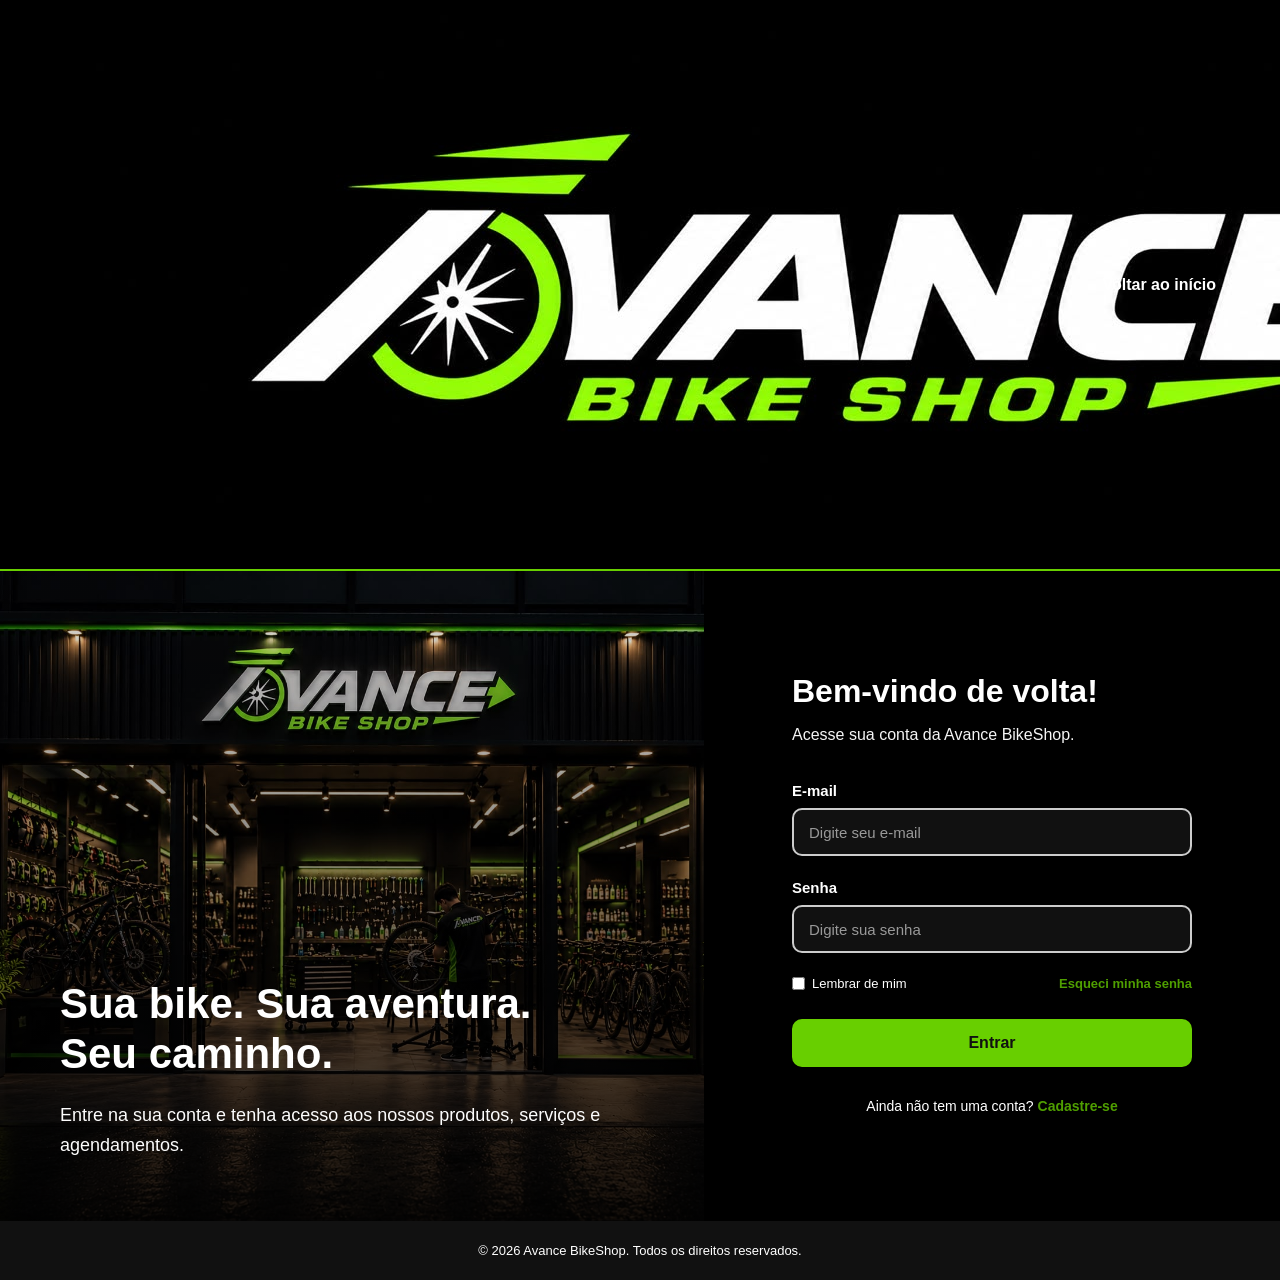
<file: tccOutubro/pages/login/index.html>
<!DOCTYPE html>
<html lang="pt-BR">

<head>
  <meta charset="UTF-8">
  <meta name="viewport" content="width=device-width, initial-scale=1.0">

  <link rel="stylesheet" href="style.css">

  <title>Entrar | Avance BikeShop</title>
</head>

<body class="pagina-login">

  <header class="login-topo">
    <a href="index.html" class="login-logo">
      <img src="../../WhatsApp Image 2026-10-22 at 22.29.35.jpeg" alt="">
    </a>

    <a href="index.html" class="login-voltar">
      Voltar ao início
    </a>
  </header>

  <main class="login-main">

    <!-- Lado esquerdo -->
    <div class="login-banner">

      <div class="login-banner-conteudo">
        <h1>Sua bike. Sua aventura. Seu caminho.</h1>

        <p>
          Entre na sua conta e tenha acesso aos nossos
          produtos, serviços e agendamentos.
        </p>
      </div>

    </div>

    <!-- Lado direito -->
    <section class="login-section">

      <div class="login-box">

        <h2>Bem-vindo de volta!</h2>

        <p class="login-subtitulo">
          Acesse sua conta da Avance BikeShop.
        </p>

        <form action="#" method="post">

          <div class="login-campo">
            <label for="email">E-mail</label>

            <input
              type="email"
              id="email"
              name="email"
              placeholder="Digite seu e-mail"
              autocomplete="email"
              required
            >
          </div>

          <div class="login-campo">
            <label for="senha">Senha</label>

            <input
              type="password"
              id="senha"
              name="senha"
              placeholder="Digite sua senha"
              autocomplete="current-password"
              required
            >
          </div>

          <div class="login-extra">

            <label class="login-lembrar">
              <input type="checkbox" name="lembrar">
              Lembrar de mim
            </label>

            <a href="em-construcao.html">
              Esqueci minha senha
            </a>

          </div>

          <button type="submit" class="login-submit">
            Entrar
          </button>

        </form>

        <p class="login-cadastro">
          Ainda não tem uma conta?
          <a href="em-construcao.html">
            Cadastre-se
          </a>
        </p>

      </div>

    </section>

  </main>

  <footer class="login-footer">
    <p>
      © 2026 Avance BikeShop. Todos os direitos reservados.
    </p>
  </footer>

</body>
</html>
</file>
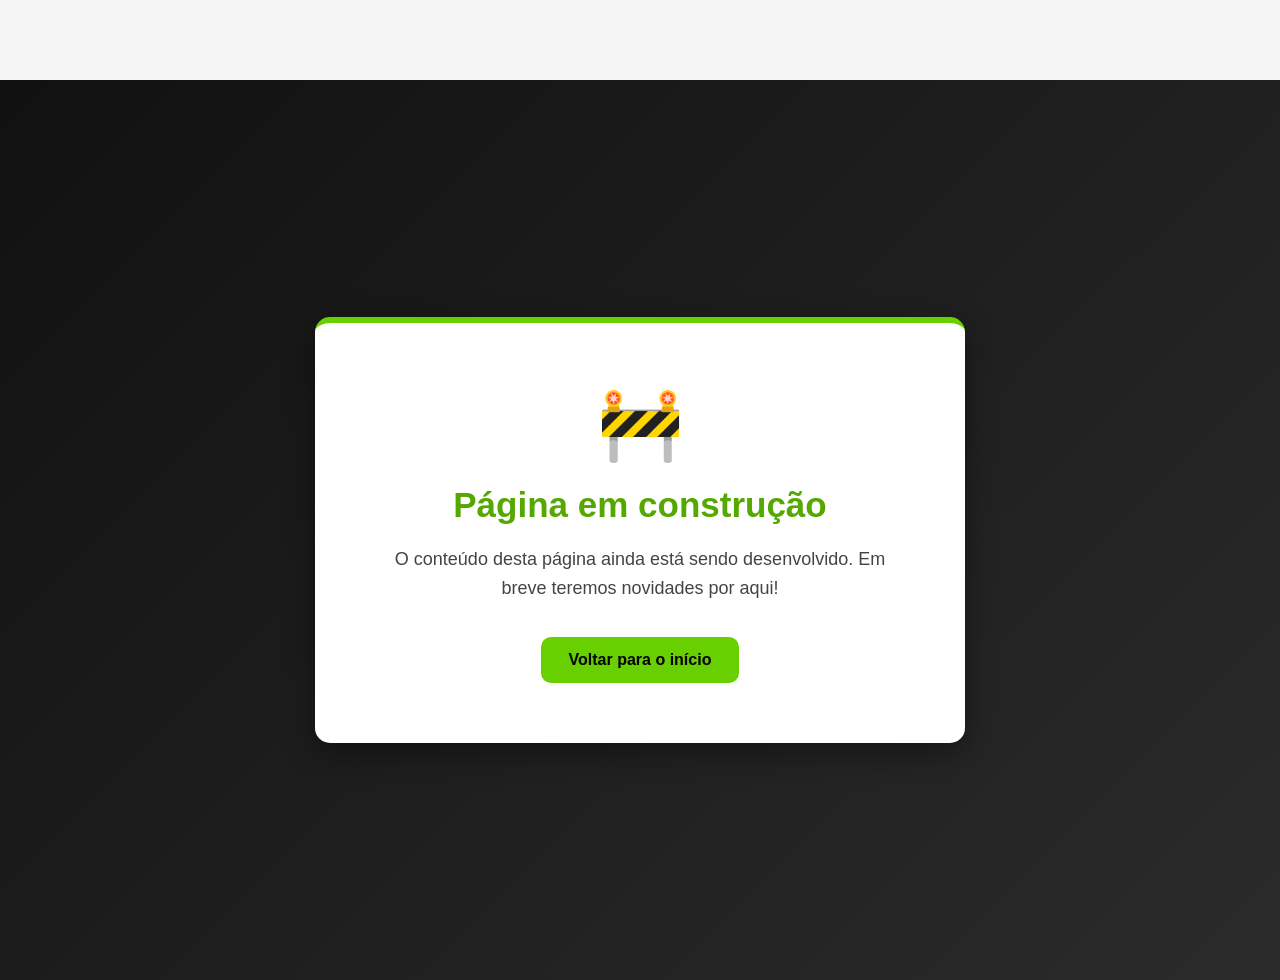
<file: tccOutubro/em-construcao.html>
<!doctype html>
<html lang="pt-BR">

<head>
    <meta charset="UTF-8" />
    <meta name="viewport" content="width=device-width, initial-scale=1.0" />
    <link rel="stylesheet" href="src/style.css" />
    <title>Página em Construção | Avance</title>
</head>

<body>
    <main class="construcao">

        <div class="construcao-box">

            <h1>🚧</h1>

            <h2>Página em construção</h2>

            <p>
                O conteúdo desta página ainda está sendo desenvolvido.
                Em breve teremos novidades por aqui!
            </p>

            <a href="index.html" class="button">
                Voltar para o início
            </a>

        </div>

    </main>

</body>

</html>
</file>
<file: tccOutubro/pages/login/style.css>
/* =========================
PÁGINA DE LOGIN
========================= */

* {
box-sizing: border-box;
margin: 0;
padding: 0;
}

body {
min-height: 100vh;
background-color: #f5f5f5;
font-family: Arial, Helvetica, sans-serif;
color: #111;
}


.pagina-login {
  min-height: 100vh;
  display: flex;
  flex-direction: column;
  background-color: #3f3f3f;
}

/* CABEÇALHO */

.login-topo {
  width: 100%;
  min-height: 75px;
  padding: 15px 5%;

  display: flex;
  align-items: center;
  justify-content: space-between;
  gap: 15px;

  background-color: #000000;
  border-bottom: 2px solid #68cf00;
}

.login-logo {
  display: block;
  width: 180px;
  height: auto;
  object-fit: contain;
  object-position: left center;
}

.login-voltar {
  color: #fff;
  font-weight: bold;
  text-decoration: none;
  transition: 0.3s ease;
}

.login-voltar:hover {
  color: #68cf00;
}

/* CONTEÚDO PRINCIPAL */

.login-main {
  flex: 1;
  display: flex;
  min-height: 650px;
  margin-top: 0;
}

/* IMAGEM À ESQUERDA */

.login-banner {
  flex: 1;
  min-width: 0;

  display: flex;
  align-items: flex-end;

  padding: 60px;

  background:
    linear-gradient(
      to top,
      rgba(0, 0, 0, 0.9),
      rgba(0, 0, 0, 0.1)
    ),
    url("../../assets/fundoLogin.jpeg");

  background-size: cover;
  background-position: center;
}

.login-banner-conteudo {
  max-width: 550px;
  color: #fff;
}

.login-banner-conteudo h1 {
  margin-bottom: 20px;
  font-size: 42px;
  font-weight: 900;
  line-height: 1.2;
}

.login-banner-conteudo p {
  font-size: 18px;
  line-height: 1.7;
  color: #fdfdfd;
}

/* SECTION À DIREITA */

.login-section {
  width: 45%;
  min-width: 430px;

  display: flex;
  align-items: center;
  justify-content: center;

  padding: 50px 45px;

  background-color: #000000;
}

.login-box {
  width: 100%;
  max-width: 400px;
}

.login-box h2 {
  margin-bottom: 12px;

  font-size: 32px;
  font-weight: 900;
  color: #ffffff;
}

.login-subtitulo {
  margin-bottom: 35px;

  color: #f5f5f5;
  font-size: 16px;
  line-height: 1.6;
}

/* INPUTS */

.login-campo {
  display: flex;
  flex-direction: column;
  gap: 9px;

  margin-bottom: 23px;
}

.login-campo label {
  color: #ffffff;
  font-size: 15px;
  font-weight: 700;
}

.login-campo input {
  width: 100%;
  height: 48px;

  padding: 0 15px;

  border: 2px solid #ccc;
  border-radius: 10px;

  background-color: #111;

  color: #f8f7f7;
  font-family: Arial, Helvetica, sans-serif;
  font-size: 15px;

  outline: none;
  transition: 0.3s ease;
}

.login-campo input:focus {
  border: 2px solid #68cf00;
  box-shadow:
    0 0 0 3px rgba(104, 207, 0, 0.15);

  background-color: #111;
}

.login-campo input::placeholder {
  color: #999;
}

/* OPÇÕES */

.login-extra {
  display: flex;
  align-items: center;
  justify-content: space-between;
  flex-wrap: wrap;
  gap: 12px;

  margin-bottom: 28px;

  font-size: 13px;
}

.login-lembrar {
  display: flex;
  align-items: center;
  gap: 7px;

  color: #ffffff;
  cursor: pointer;
}

.login-lembrar input {
  accent-color: #68cf00;
  cursor: pointer;
}

.login-extra a,
.login-cadastro a {
  color: #4f9f00;
  font-weight: 700;
  text-decoration: none;
}

.login-extra a:hover,
.login-cadastro a:hover {
  color: #68cf00;
  text-decoration: underline;
}

/* BOTÃO ENTRAR */

.login-submit {
  width: 100%;
  min-height: 48px;

  border: 2px solid #68cf00;
  border-radius: 10px;

  background-color: #68cf00;
  color: #111;

  font-family: Arial, Helvetica, sans-serif;
  font-size: 16px;
  font-weight: 900;

  cursor: pointer;
  transition: 0.3s ease;
}

.login-submit:hover {
  background-color: #111;
  border: 2px solid #68cf00;
  color: #68cf00;
}

/* CADASTRO */

.login-cadastro {
  margin-top: 28px;

  color: #ffffff;
  font-size: 14px;
  line-height: 1.7;
  text-align: center;
}

/* RODAPÉ */

.login-footer {
  padding: 22px 15px;

  background-color: #111;
  color: #fff;
  text-align: center;
}

.login-footer p {
  margin: 0;
  color: #fff;
  font-size: 13px;
}

/* =========================
TABLET
========================= */

@media (max-width: 900px) {

  .login-main {
    min-height: 600px;
  }

  .login-banner {
    padding: 35px;
  }

  .login-banner-conteudo h1 {
    font-size: 32px;
  }

  .login-banner-conteudo p {
    font-size: 16px;
  }

  .login-section {
    width: 50%;
    min-width: 360px;
    padding: 35px 25px;
  }

  .login-box h2 {
    font-size: 28px;
  }

}

/* =========================
CELULAR
========================= */

@media (max-width: 600px) {

  .login-topo {
    min-height: 70px;
    padding: 15px 5%;
  }

  .login-logo {
    font-size: 20px;
  }

  .login-voltar {
    font-size: 13px;
  }

  .login-main {
    min-height: auto;
  }

  .login-banner {
    display: none;
  }

  .login-section {
    width: 100%;
    min-width: 0;
    padding: 55px 24px;
  }

  .login-box {
    max-width: 420px;
  }

  .login-box h2 {
    font-size: 27px;
  }

  .login-subtitulo {
    font-size: 15px;
    margin-bottom: 28px;
  }

  .login-extra {
    font-size: 12px;
  }

  .login-footer {
    padding: 20px 12px;
  }

}
</file>
<file: tccOutubro/src/style.css>
* {
box-sizing: border-box;
margin: 0;
padding: 0;
}

body {
min-height: 100vh;
background-color: #f5f5f5;
font-family: Arial, Helvetica, sans-serif;
color: #111;
}


#menu {
  width: 100%;
  min-height: 100px;
  padding: 12px 4%;

  display: flex;
  align-items: center;
  justify-content: space-between;
  gap: 24px;

  list-style: none;

  background: rgba(0, 0, 0, 0.96);

  position: relative;
  z-index: 1000;

  box-shadow: 0 3px 12px rgba(0, 0, 0, 0.3);
}

#menu .links {
  flex-shrink: 0;
}

#menu .logo-item {
  margin-right: auto;
}

#menu .logo-item img {
  display: block;

  width: clamp(180px, 25vw, 350px);
  max-height: 85px;

  object-fit: contain;
}

.fontelink {
  display: flex;
  align-items: center;

  color: #68cf00;
  text-decoration: none;
  font-weight: 600;

  transition: color 0.3s ease;
}

.fontelink h2 {
  font-size: clamp(14px, 1.1vw, 18px);
  white-space: nowrap;
}

.fontelink:hover {
  color: #a4ff52;
}

.acoes-menu > div {
  display: flex;
  align-items: center;
  gap: 8px;
}

.buttonsLogin {
  display: inline-flex;
  align-items: center;
  justify-content: center;

  min-width: 95px;
  min-height: 38px;
  padding: 9px 13px;

  border: 2px solid #68cf00;
  border-radius: 9px;

  background: #68cf00;
  color: #111;

  font-size: 13px;
  font-weight: 900;
  text-decoration: none;
  white-space: nowrap;

  transition: 0.3s ease;
}

.buttonsLogin:hover {
  background: transparent;
  color: #68cf00;
}

/* TABLET E TELAS MENORES */

@media (max-width: 1100px) {
  #menu {
    flex-wrap: wrap;
    justify-content: center;
    gap: 18px 24px;
  }

  #menu .logo-item {
    margin-right: auto;
  }

  #menu .logo-item img {
    width: 230px;
  }

  .acoes-menu {
    margin-left: auto;
  }
}

/* CELULAR */

@media (max-width: 600px) {
  #menu {
    position: relative;
    flex-direction: row;
    justify-content: center;
    gap: 16px;
    padding: 18px 12px;
  }

  #menu .logo-item {
    width: 100%;
    margin: 0 0 5px;
  }

  #menu .logo-item a {
    justify-content: center;
  }

  #menu .logo-item img {
    width: min(75vw, 260px);
    max-height: 70px;
  }

  #menu .links {
    flex-shrink: 1;
  }

  .fontelink h2 {
    font-size: 14px;
  }

  .acoes-menu {
    width: 100%;
    margin: 0;
  }

  .acoes-menu > div {
    justify-content: center;
    flex-wrap: wrap;
  }

  .buttonsLogin {
    min-width: 110px;
  }
}

/* ESPAÇAMENTO DO CONTEÚDO */

main {
  margin-top: 0;
}

/* =========================
INTRODUÇÃO
========================= */

.introducao {
padding: 70px 20px 40px;

text-align: center;

max-width: 1000px;

margin: auto;
}

.introducao h2 {
font-size: 32px;

margin-bottom: 20px;

color: #222;
}

.introducao p {
margin: 0;

font-size: 18px;
line-height: 1.7;

color: #444;
}

/* =========================
CATEGORIAS
========================= */

.categorias {
padding: 60px 5%;

background-color: #e9e9e9;

text-align: center;
}

.categorias h2 {
font-size: 32px;

margin-bottom: 40px;
}

.cards {
display: grid;

grid-template-columns: repeat(4, 1fr);

gap: 25px;

max-width: 1200px;

margin: auto;
}

.card {
background-color: #fff;

padding: 30px 20px;

border-radius: 12px;

border-top: 5px solid #68cf00;

box-shadow:
0 4px 12px rgba(0, 0, 0, 0.15);

transition: 0.3s ease;
}

.card:hover {
transform: translateY(-8px);

box-shadow:
0 8px 20px rgba(0, 0, 0, 0.2);

border-top-color: chartreuse;
}

.card h3 {
font-size: 21px;

margin-bottom: 20px;
}

.card p {
margin: 0 0 20px;

color: #444;

line-height: 1.5;

font-size: 16px;
}

.card a {
color: #4f9f00;

text-decoration: none;

font-weight: bold;

transition: 0.2s ease;
}

.card a:hover {
color: #68cf00;

text-decoration: underline;
}

/* =========================
DESTAQUE
========================= */

.destaque {
min-height: 350px;

display: flex;

align-items: center;
justify-content: center;

padding: 60px 20px;

background:
linear-gradient(
rgba(0, 0, 0, 0.82),
rgba(0, 0, 0, 0.82)
),
url("../assets/background.jpg");

background-size: cover;

background-position: center;

text-align: center;

color: white;
}

.destaque div {
max-width: 800px;
}

.destaque h2 {
font-size: 34px;

margin-bottom: 20px;
}

.destaque p {
color: white;

margin: 0 0 30px;

line-height: 1.6;

font-size: 18px;
}

/* =========================
SOBRE / BENEFÍCIOS
========================= */

.sobre-home {
padding: 70px 5%;

text-align: center;

background-color: #fff;
}

.sobre-home h2 {
font-size: 32px;

margin-bottom: 40px;
}

.beneficios {
display: grid;

grid-template-columns: repeat(3, 1fr);

gap: 30px;

max-width: 1000px;

margin: auto;
}

.beneficios div {
padding: 25px;

border-radius: 10px;

background-color: #f1f1f1;

border-bottom: 3px solid transparent;

transition: 0.3s ease;
}

.beneficios div:hover {
transform: translateY(-5px);

border-bottom-color: #68cf00;

box-shadow:
0 5px 15px rgba(0, 0, 0, 0.1);
}

.beneficios h3 {
color: #55a800;

margin-bottom: 15px;

font-size: 21px;
}

.beneficios p {
margin: 0;

color: #444;

line-height: 1.5;
}

/* =========================
AGENDAMENTO
========================= */

.agendamento {
padding: 70px 20px;

text-align: center;

background-color: #68cf00;

color: #000;
}

.agendamento h2 {
font-size: 34px;

margin-bottom: 15px;
}

.agendamento p {
max-width: 700px;

margin: 0 auto 30px;

font-size: 18px;

line-height: 1.6;
}

.agendamento .button {
background-color: #111;

color: #68cf00;

border: 2px solid #111;
}

.agendamento .button:hover {
background-color: white;

color: #111;

border-color: white;
}

/* =========================
RODAPÉ
========================= */

footer {
background-color: #111;

color: white;

text-align: center;

padding: 25px;
}

footer p {
margin: 0;

color: white;

font-size: 14px;
}

/* =========================
PÁGINA EM CONSTRUÇÃO
========================= */

.construcao {
min-height: 100vh;

display: flex;

align-items: center;
justify-content: center;

padding: 30px;

background:
linear-gradient(
135deg,
#111,
#2b2b2b
);
}

.construcao-box {
width: 100%;

max-width: 650px;

padding: 60px 40px;

text-align: center;

background-color: #fff;

border-radius: 15px;

border-top: 6px solid #68cf00;

box-shadow:
0 10px 30px rgba(0, 0, 0, 0.4);
}

.construcao-box h1 {
font-size: 70px;

margin-bottom: 20px;
}

.construcao-box h2 {
font-size: 35px;

color: #55a800;

margin-bottom: 20px;
}

.construcao-box p {
margin: 0 auto 35px;

max-width: 500px;

color: #444;

font-size: 18px;

line-height: 1.6;
}

.construcao-box .button {
display: inline-flex;

align-items: center;
justify-content: center;

padding: 14px 28px;

background-color: #68cf00;

color: #000;

border-radius: 10px;

text-decoration: none;

font-weight: 900;

transition: 0.3s ease;
}

.construcao-box .button:hover {
background-color: #111;

color: #68cf00;
}

/* =========================
TABLET
========================= */

@media (max-width: 900px) {

#menu {
flex-wrap: wrap;

gap: 10px;

padding: 10px;


}

.fontelink h2 {
font-size: 16px;
}

.buttonsLogin {
width: 110px;

height: 32px;

font-size: 13px;


}

main {
margin-top: 110px;
}

.hero {
height: 500px;
}

.hero-content h1 {
font-size: 36px;
}

.hero-content p {
font-size: 19px;
}

.cards {
grid-template-columns: repeat(2, 1fr);
}

.beneficios {
grid-template-columns: 1fr;
}
}

/* =========================
CELULAR
========================= */

@media (max-width: 600px) {

#menu {
position: relative;

flex-direction: column;

gap: 8px;

padding: 15px;


}

main {
margin-top: 0;
}

.hero {
height: 450px;
}

.hero-content {
width: 92%;
}

.hero-content h1 {
font-size: 30px;

margin-bottom: 15px;


}

.hero-content p {
font-size: 17px;

margin-bottom: 25px;


}

.button {
padding: 12px 22px;

font-size: 15px;


}

.cards {
grid-template-columns: 1fr;
}

.categorias h2,
.introducao h2,
.sobre-home h2 {
font-size: 26px;
}

.destaque h2 {
font-size: 27px;
}

.destaque p {
font-size: 16px;
}

.agendamento h2 {
font-size: 27px;
}

.agendamento p {
font-size: 16px;
}

.construcao-box {
padding: 45px 25px;
}

.construcao-box h1 {
font-size: 55px;
}

.construcao-box h2 {
font-size: 28px;
}

.construcao-box p {
font-size: 16px;
}
}

* {
box-sizing: border-box;
margin: 0;
padding: 0;
}

body {
min-height: 100vh;
background-color: #f5f5f5;
font-family: Arial, Helvetica, sans-serif;
color: #111;
}

/* =========================
MENU
========================= */

#menu {
background-color: rgba(0, 0, 0, 0.92);
display: flex;
justify-content: space-evenly;
align-items: center;
list-style: none;
position: fixed;
top: 0;
left: 0;
width: 100%;
padding: 15px 20px;
z-index: 1000;
box-shadow: 0 3px 12px rgba(0, 0, 0, 0.3);
}

.fontelink {
display: flex;
text-decoration: none;
font-family: Arial, Helvetica, sans-serif;
font-weight: 600;
color: chartreuse;
background: linear-gradient(
45deg,
chartreuse,
#68cf00,
chartreuse
);

-webkit-background-clip: text;
background-clip: text;
-webkit-text-fill-color: transparent;

transition: 0.4s ease;
}

.fontelink:hover {
transform: scale(1.05);

background: linear-gradient(
45deg,
#68cf00,
#9cff33,
#68cf00
);

-webkit-background-clip: text;
background-clip: text;
-webkit-text-fill-color: transparent;
}

.fontelink h2 {
font-size: 20px;
}

/* =========================
BOTÕES DE LOGIN
========================= */

.buttonsLogin {
display: inline-flex;
align-items: center;
justify-content: center;

width: 130px;
height: 35px;

background-color: #68cf00;
color: #000;

border-radius: 10px;
border: 2px solid #68cf00;

font-weight: 900;
cursor: pointer;
text-decoration: none;

margin: 3px;

transition: 0.3s ease;
}

.buttonsLogin:hover {
background-color: transparent;
color: #68cf00;
}

/* =========================
CONTEÚDO PRINCIPAL
========================= */

main {
margin-top: 80px;
}

/* =========================
HERO
========================= */

.hero {
position: relative;
width: 100%;
height: 600px;
overflow: hidden;
}

#anuncio {
width: 100%;
height: 100%;

object-fit: cover;
display: block;

filter: brightness(42%);
}

.hero-content {
position: absolute;

top: 50%;
left: 50%;

transform: translate(-50%, -50%);

width: 90%;
max-width: 900px;

text-align: center;
color: white;
}

.hero-content h1 {
font-size: 48px;
font-weight: 900;

margin-bottom: 20px;
}

.hero-content p {
color: white;

font-size: 21px;
line-height: 1.5;

margin: 0 0 30px;
}

/* =========================
BOTÃO PRINCIPAL
========================= */

.button {
display: inline-flex;

align-items: center;
justify-content: center;

padding: 14px 28px;

background-color: #68cf00;
color: #000;

border-radius: 10px;

text-decoration: none;

font-weight: 900;

transition: 0.3s ease;
}

.button:hover {
background-color: #fff;
color: #111;

transform: translateY(-2px);
}

/* =========================
INTRODUÇÃO
========================= */

.introducao {
padding: 70px 20px 40px;

text-align: center;

max-width: 1000px;

margin: auto;
}

.introducao h2 {
font-size: 32px;

margin-bottom: 20px;

color: #222;
}

.introducao p {
margin: 0;

font-size: 18px;
line-height: 1.7;

color: #444;
}

/* =========================
CATEGORIAS
========================= */

.categorias {
padding: 60px 5%;

background-color: #e9e9e9;

text-align: center;
}

.categorias h2 {
font-size: 32px;

margin-bottom: 40px;
}

.cards {
display: grid;

grid-template-columns: repeat(4, 1fr);

gap: 25px;

max-width: 1200px;

margin: auto;
}

.card {
background-color: #fff;

padding: 30px 20px;

border-radius: 12px;

border-top: 5px solid #68cf00;

box-shadow:
0 4px 12px rgba(0, 0, 0, 0.15);

transition: 0.3s ease;
}

.card:hover {
transform: translateY(-8px);

box-shadow:
0 8px 20px rgba(0, 0, 0, 0.2);

border-top-color: chartreuse;
}

.card h3 {
font-size: 21px;

margin-bottom: 20px;
}

.card p {
margin: 0 0 20px;

color: #444;

line-height: 1.5;

font-size: 16px;
}

.card a {
color: #4f9f00;

text-decoration: none;

font-weight: bold;

transition: 0.2s ease;
}

.card a:hover {
color: #68cf00;

text-decoration: underline;
}

/* =========================
DESTAQUE
========================= */

.destaque {
min-height: 350px;

display: flex;

align-items: center;
justify-content: center;

padding: 60px 20px;

background:
linear-gradient(
rgba(0, 0, 0, 0.82),
rgba(0, 0, 0, 0.82)
),
url("../assets/background.jpg");

background-size: cover;

background-position: center;

text-align: center;

color: white;
}

.destaque div {
max-width: 800px;
}

.destaque h2 {
font-size: 34px;

margin-bottom: 20px;
}

.destaque p {
color: white;

margin: 0 0 30px;

line-height: 1.6;

font-size: 18px;
}

/* =========================
SOBRE / BENEFÍCIOS
========================= */

.sobre-home {
padding: 70px 5%;

text-align: center;

background-color: #fff;
}

.sobre-home h2 {
font-size: 32px;

margin-bottom: 40px;
}

.beneficios {
display: grid;

grid-template-columns: repeat(3, 1fr);

gap: 30px;

max-width: 1000px;

margin: auto;
}

.beneficios div {
padding: 25px;

border-radius: 10px;

background-color: #f1f1f1;

border-bottom: 3px solid transparent;

transition: 0.3s ease;
}

.beneficios div:hover {
transform: translateY(-5px);

border-bottom-color: #68cf00;

box-shadow:
0 5px 15px rgba(0, 0, 0, 0.1);
}

.beneficios h3 {
color: #55a800;

margin-bottom: 15px;

font-size: 21px;
}

.beneficios p {
margin: 0;

color: #444;

line-height: 1.5;
}

/* =========================
AGENDAMENTO
========================= */

.agendamento {
padding: 70px 20px;

text-align: center;

background-color: #68cf00;

color: #000;
}

.agendamento h2 {
font-size: 34px;

margin-bottom: 15px;
}

.agendamento p {
max-width: 700px;

margin: 0 auto 30px;

font-size: 18px;

line-height: 1.6;
}

.agendamento .button {
background-color: #111;

color: #68cf00;

border: 2px solid #111;
}

.agendamento .button:hover {
background-color: white;

color: #111;

border-color: white;
}

/* =========================
RODAPÉ
========================= */

footer {
background-color: #111;

color: white;

text-align: center;

padding: 25px;
}

footer p {
margin: 0;

color: white;

font-size: 14px;
}

/* =========================
PÁGINA EM CONSTRUÇÃO
========================= */

.construcao {
min-height: 100vh;

display: flex;

align-items: center;
justify-content: center;

padding: 30px;

background:
linear-gradient(
135deg,
#111,
#2b2b2b
);
}

.construcao-box {
width: 100%;

max-width: 650px;

padding: 60px 40px;

text-align: center;

background-color: #fff;

border-radius: 15px;

border-top: 6px solid #68cf00;

box-shadow:
0 10px 30px rgba(0, 0, 0, 0.4);
}

.construcao-box h1 {
font-size: 70px;

margin-bottom: 20px;
}

.construcao-box h2 {
font-size: 35px;

color: #55a800;

margin-bottom: 20px;
}

.construcao-box p {
margin: 0 auto 35px;

max-width: 500px;

color: #444;

font-size: 18px;

line-height: 1.6;
}

.construcao-box .button {
display: inline-flex;

align-items: center;
justify-content: center;

padding: 14px 28px;

background-color: #68cf00;

color: #000;

border-radius: 10px;

text-decoration: none;

font-weight: 900;

transition: 0.3s ease;
}

.construcao-box .button:hover {
background-color: #111;

color: #68cf00;
}

/* =========================
TABLET
========================= */

@media (max-width: 900px) {

#menu {
flex-wrap: wrap;

gap: 10px;

padding: 10px;


}

.fontelink h2 {
font-size: 16px;
}

.buttonsLogin {
width: 110px;

height: 32px;

font-size: 13px;


}

main {
margin-top: 110px;
}

.hero {
height: 500px;
}

.hero-content h1 {
font-size: 36px;
}

.hero-content p {
font-size: 19px;
}

.cards {
grid-template-columns: repeat(2, 1fr);
}

.beneficios {
grid-template-columns: 1fr;
}
}

/* =========================
CELULAR
========================= */

@media (max-width: 600px) {

#menu {
position: relative;

flex-direction: column;

gap: 8px;

padding: 15px;


}

main {
margin-top: 0;
}

.hero {
height: 450px;
}

.hero-content {
width: 92%;
}

.hero-content h1 {
font-size: 30px;

margin-bottom: 15px;


}

.hero-content p {
font-size: 17px;

margin-bottom: 25px;


}

.button {
padding: 12px 22px;

font-size: 15px;


}

.cards {
grid-template-columns: 1fr;
}

.categorias h2,
.introducao h2,
.sobre-home h2 {
font-size: 26px;
}

.destaque h2 {
font-size: 27px;
}

.destaque p {
font-size: 16px;
}

.agendamento h2 {
font-size: 27px;
}

.agendamento p {
font-size: 16px;
}

.construcao-box {
padding: 45px 25px;
}

.construcao-box h1 {
font-size: 55px;
}

.construcao-box h2 {
font-size: 28px;
}

.construcao-box p {
font-size: 16px;
}
}
/* =========================
PÁGINA DE PEÇAS
========================= */

.pagina-topo {
padding: 80px 20px 60px;

text-align: center;

background:
linear-gradient(
rgba(0, 0, 0, 0.88),
rgba(0, 0, 0, 0.88)
),
url("../assets/background.jpg");

background-size: cover;
background-position: center;

color: white;
}

.pagina-topo h1 {
font-size: 46px;

margin-bottom: 20px;

color: #68cf00;
}

.pagina-topo p {
max-width: 750px;

margin: auto;

font-size: 19px;

line-height: 1.6;
}

/* CATEGORIAS */

.categorias-pecas {
padding: 60px 20px;

text-align: center;

background-color: #fff;
}

.categorias-pecas h2 {
font-size: 30px;

margin-bottom: 30px;
}

.filtros {
display: flex;

justify-content: center;

flex-wrap: wrap;

gap: 15px;

max-width: 1000px;

margin: auto;
}

.filtro {
padding: 14px 25px;

border-radius: 10px;

background-color: #111;

color: #68cf00;

text-decoration: none;

font-weight: 900;

border: 2px solid #68cf00;

transition: 0.3s ease;
}

.filtro:hover {
background-color: #68cf00;

color: #111;

transform: translateY(-3px);
}

/* PRODUTOS */

.produtos {
padding: 65px 5%;

background-color: #fff;
}

.produtos-cinza {
background-color: #e9e9e9;
}

.titulo-produtos {
max-width: 1200px;

margin: 0 auto 35px;

text-align: left;
}

.titulo-produtos h2 {
font-size: 30px;

margin-bottom: 10px;
}

.titulo-produtos p {
color: #555;

font-size: 17px;
}

/* GRID */

.produtos-grid {
display: grid;

grid-template-columns: repeat(3, 1fr);

gap: 25px;

max-width: 1200px;

margin: auto;
}

/* CARD DO PRODUTO */

.produto {
overflow: hidden;

background-color: #fff;

border-radius: 12px;

border: 1px solid #ddd;

box-shadow:
0 4px 12px rgba(0, 0, 0, 0.12);

transition: 0.3s ease;
}

.produto:hover {
transform: translateY(-7px);

border-color: #68cf00;

box-shadow:
0 8px 22px rgba(0, 0, 0, 0.18);
}

/* ÁREA DA IMAGEM */

.produto-imagem {
height: 190px;

display: flex;

align-items: center;
justify-content: center;

background:
linear-gradient(
135deg,
#111,
#292929
);

color: #68cf00;

font-size: 75px;
}

/* INFORMAÇÕES */

.produto-info {
padding: 25px;
}

.categoria-produto {
display: inline-block;

padding: 5px 10px;

margin-bottom: 10px;

border-radius: 5px;

background-color: #e5ffd0;

color: #4d9700;

font-size: 12px;

font-weight: bold;

text-transform: uppercase;
}

.produto-info h3 {
font-size: 22px;

margin-bottom: 12px;
}

.produto-info p {
min-height: 72px;

margin-bottom: 18px;

color: #555;

line-height: 1.5;

font-size: 15px;
}

.preco {
display: block;

margin-bottom: 20px;

color: #111;

font-size: 17px;
}

.produto-button {
width: 100%;
}

/* DESTAQUE FINAL */

.pecas-destaque {
min-height: 330px;

display: flex;

align-items: center;

justify-content: center;

padding: 60px 20px;

text-align: center;

color: white;

background:
linear-gradient(
rgba(0, 0, 0, 0.88),
rgba(0, 0, 0, 0.88)
),
url("../assets/background.jpg");

background-size: cover;

background-position: center;
}

.pecas-destaque div {
max-width: 750px;
}

.pecas-destaque h2 {
font-size: 34px;

margin-bottom: 15px;

color: #68cf00;
}

.pecas-destaque p {
margin-bottom: 30px;

font-size: 18px;

line-height: 1.6;
}

/* =========================
RESPONSIVIDADE
========================= */

@media (max-width: 900px) {

.pagina-topo h1 {
font-size: 38px;
}

.produtos-grid {
grid-template-columns: repeat(2, 1fr);
}

}

@media (max-width: 600px) {

.pagina-topo {
padding: 60px 20px 45px;
}

.pagina-topo h1 {
font-size: 30px;
}

.pagina-topo p {
font-size: 16px;
}

.categorias-pecas h2 {
font-size: 25px;
}

.filtros {
flex-direction: column;
}

.filtro {
width: 100%;
}

.produtos {
padding: 50px 20px;
}

.titulo-produtos h2 {
font-size: 25px;
}

.produtos-grid {
grid-template-columns: 1fr;
}

.produto-imagem {
height: 170px;
}

.pecas-destaque h2 {
font-size: 27px;
}

}

/* =========================
PÁGINA DE LOGIN
========================= */




.pagina-login {
  min-height: 100vh;
  display: flex;
  flex-direction: column;
  background-color: #f5f5f5;
}

/* CABEÇALHO */

.login-topo {
  width: 100%;
  min-height: 75px;
  padding: 15px 5%;

  display: flex;
  align-items: center;
  justify-content: space-between;
  gap: 15px;

  background-color: #111;
  border-bottom: 2px solid #68cf00;
}

.login-logo {
  color: #68cf00;
  font-size: 25px;
  font-weight: 900;
  text-decoration: none;
}

.login-voltar {
  color: #fff;
  font-weight: bold;
  text-decoration: none;
  transition: 0.3s ease;
}

.login-voltar:hover {
  color: #68cf00;
}

/* CONTEÚDO PRINCIPAL */

.login-main {
  flex: 1;
  display: flex;
  min-height: 650px;
  margin-top: 0;
}

/* IMAGEM À ESQUERDA */

.login-banner {
  flex: 1;
  min-width: 0;

  display: flex;
  align-items: flex-end;

  padding: 60px;

  background:
    linear-gradient(
      to top,
      rgba(0, 0, 0, 0.9),
      rgba(0, 0, 0, 0.1)
    ),
    url("../assets/backgroundhome.jpg");

  background-size: cover;
  background-position: center;
}

.login-banner-conteudo {
  max-width: 550px;
  color: #fff;
}

.login-banner-conteudo h1 {
  margin-bottom: 20px;
  font-size: 42px;
  font-weight: 900;
  line-height: 1.2;
}

.login-banner-conteudo p {
  font-size: 18px;
  line-height: 1.7;
  color: #eee;
}

/* SECTION À DIREITA */

.login-section {
  width: 45%;
  min-width: 430px;

  display: flex;
  align-items: center;
  justify-content: center;

  padding: 50px 45px;

  background-color: #fff;
}

.login-box {
  width: 100%;
  max-width: 400px;
}

.login-box h2 {
  margin-bottom: 12px;

  font-size: 32px;
  font-weight: 900;
  color: #111;
}

.login-subtitulo {
  margin-bottom: 35px;

  color: #666;
  font-size: 16px;
  line-height: 1.6;
}

/* INPUTS */

.login-campo {
  display: flex;
  flex-direction: column;
  gap: 9px;

  margin-bottom: 23px;
}

.login-campo label {
  color: #222;
  font-size: 15px;
  font-weight: 700;
}

.login-campo input {
  width: 100%;
  height: 48px;

  padding: 0 15px;

  border: 1px solid #ccc;
  border-radius: 10px;

  background-color: #fafafa;

  color: #111;
  font-family: Arial, Helvetica, sans-serif;
  font-size: 15px;

  outline: none;
  transition: 0.3s ease;
}

.login-campo input:focus {
  border-color: #68cf00;

  box-shadow:
    0 0 0 3px rgba(104, 207, 0, 0.15);

  background-color: #fff;
}

.login-campo input::placeholder {
  color: #999;
}

/* OPÇÕES */

.login-extra {
  display: flex;
  align-items: center;
  justify-content: space-between;
  flex-wrap: wrap;
  gap: 12px;

  margin-bottom: 28px;

  font-size: 13px;
}

.login-lembrar {
  display: flex;
  align-items: center;
  gap: 7px;

  color: #444;
  cursor: pointer;
}

.login-lembrar input {
  accent-color: #68cf00;
  cursor: pointer;
}

.login-extra a,
.login-cadastro a {
  color: #4f9f00;
  font-weight: 700;
  text-decoration: none;
}

.login-extra a:hover,
.login-cadastro a:hover {
  color: #68cf00;
  text-decoration: underline;
}

/* BOTÃO ENTRAR */

.login-submit {
  width: 100%;
  min-height: 48px;

  border: 2px solid #68cf00;
  border-radius: 10px;

  background-color: #68cf00;
  color: #111;

  font-family: Arial, Helvetica, sans-serif;
  font-size: 16px;
  font-weight: 900;

  cursor: pointer;
  transition: 0.3s ease;
}

.login-submit:hover {
  background-color: #111;
  border-color: #111;
  color: #68cf00;
}

/* CADASTRO */

.login-cadastro {
  margin-top: 28px;

  color: #555;
  font-size: 14px;
  line-height: 1.7;
  text-align: center;
}

/* RODAPÉ */

.login-footer {
  padding: 22px 15px;

  background-color: #111;
  color: #fff;
  text-align: center;
}

.login-footer p {
  margin: 0;
  color: #fff;
  font-size: 13px;
}

/* =========================
TABLET
========================= */

@media (max-width: 900px) {

  .login-main {
    min-height: 600px;
  }

  .login-banner {
    padding: 35px;
  }

  .login-banner-conteudo h1 {
    font-size: 32px;
  }

  .login-banner-conteudo p {
    font-size: 16px;
  }

  .login-section {
    width: 50%;
    min-width: 360px;
    padding: 35px 25px;
  }

  .login-box h2 {
    font-size: 28px;
  }

}

/* =========================
CELULAR
========================= */

@media (max-width: 600px) {

  .login-topo {
    min-height: 70px;
    padding: 15px 5%;
  }

  .login-logo {
    font-size: 20px;
  }

  .login-voltar {
    font-size: 13px;
  }

  .login-main {
    min-height: auto;
  }

  .login-banner {
    display: none;
  }

  .login-section {
    width: 100%;
    min-width: 0;
    padding: 55px 24px;
  }

  .login-box {
    max-width: 420px;
  }

  .login-box h2 {
    font-size: 27px;
  }

  .login-subtitulo {
    font-size: 15px;
    margin-bottom: 28px;
  }

  .login-extra {
    font-size: 12px;
  }

  .login-footer {
    padding: 20px 12px;
  }

}
</file>
